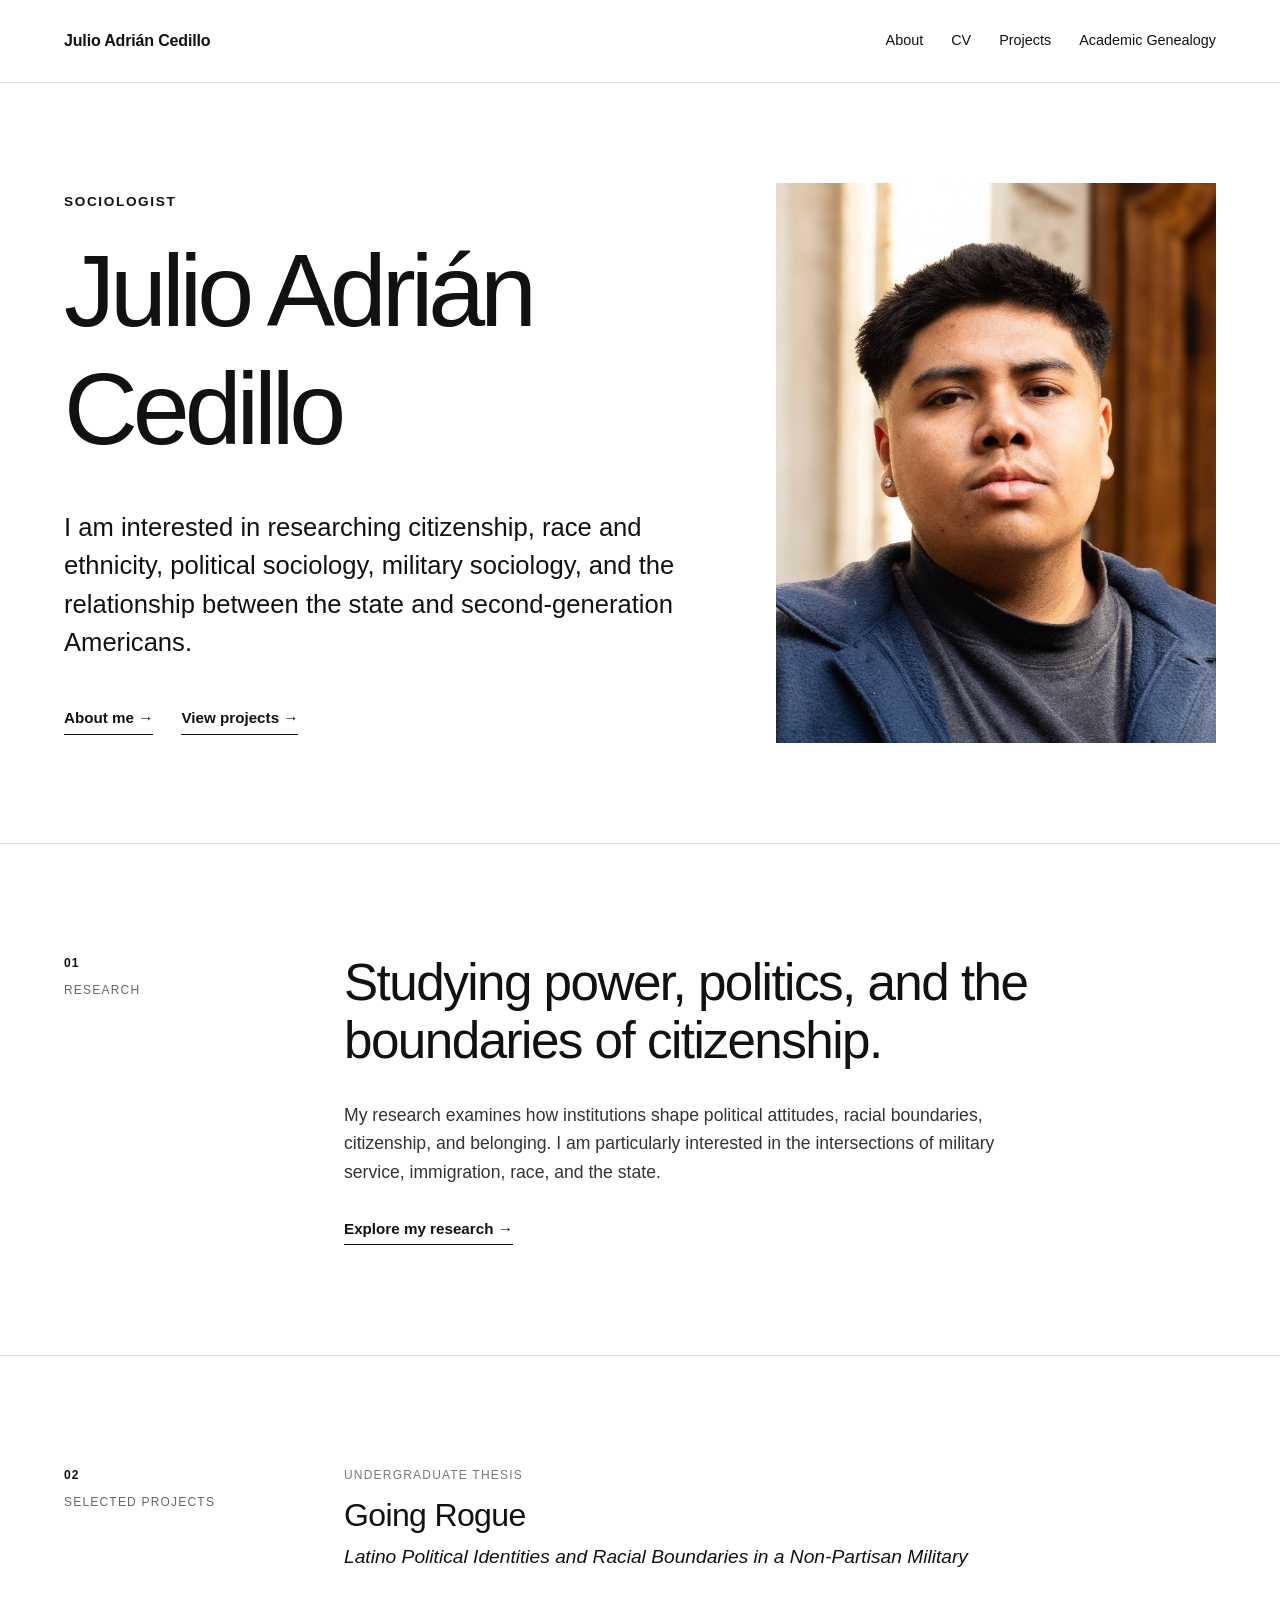
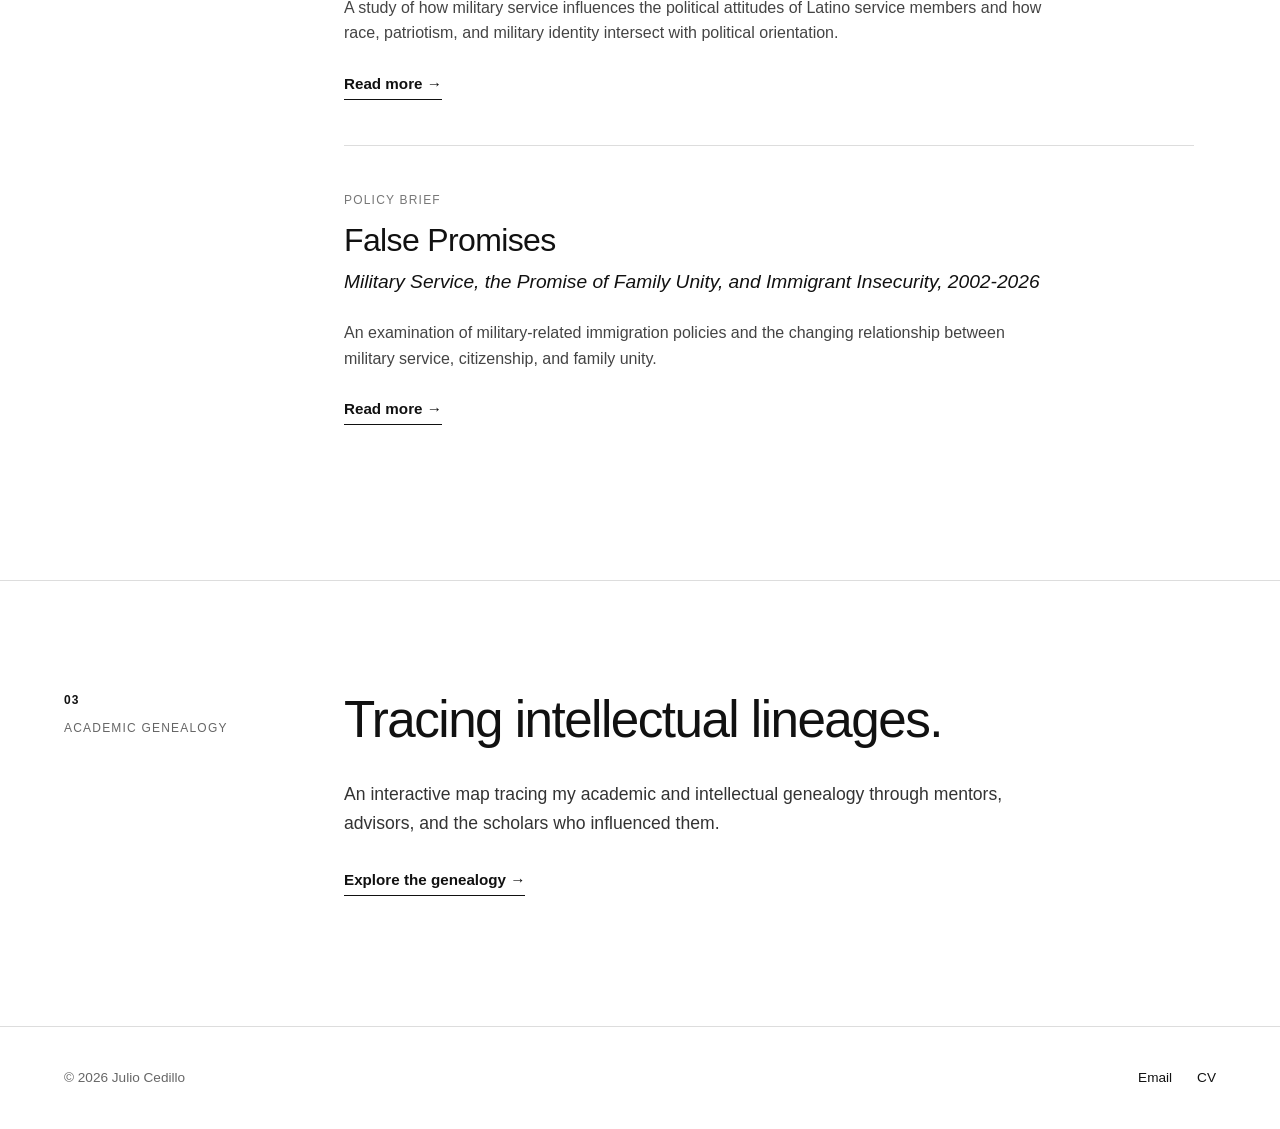
<file: index.html>
<!DOCTYPE html>
<html lang="en">

<head>
    <meta charset="UTF-8">
    <meta name="viewport" content="width=device-width, initial-scale=1.0">

    <title>Julio Adrián Cedillo</title>

    <link rel="stylesheet" href="css/style.css">
</head>


<body>


    <!-- Navigation -->
    <header class="site-header">

        <nav class="navbar">

            <a
                href="index.html"
                class="site-name"
            >
                Julio Adrián Cedillo
            </a>


            <div class="nav-links">

                <a href="about.html">
                    About
                </a>

                <a href="cv.html">
                    CV
                </a>

                <a href="projects.html">
                    Projects
                </a>

                <a href="genealogy.html">
                    Academic Genealogy
                </a>

            </div>

        </nav>

    </header>



    <!-- Main Content -->
    <main>


        <!-- =========================================
             Introduction
             ========================================= -->

        <section class="hero">


            <!-- Text -->

            <div class="hero-content">

                <p class="eyebrow">
                    Sociologist
                </p>


                <h1>
                    Julio Adrián Cedillo
                </h1>


                <p class="intro">
                    I am interested in researching citizenship,
                    race and ethnicity, political sociology,
                    military sociology, and the relationship
                    between the state and second-generation
                    Americans.
                </p>


                <div class="hero-links">

                    <a href="about.html">
                        About me →
                    </a>

                    <a href="projects.html">
                        View projects →
                    </a>

                </div>

            </div>



            <!-- Photo -->

            <div class="hero-image">

                <img
                    src="images/julio.jpeg"
                    alt="Julio Adrián Cedillo"
                >

            </div>


        </section>



        <!-- =========================================
             Research
             ========================================= -->

        <section class="home-section">

            <div class="section-label">

                <span>
                    01
                </span>

                <span>
                    Research
                </span>

            </div>


            <div class="section-content">

                <h2>
                    Studying power, politics, and the
                    boundaries of citizenship.
                </h2>


                <p>
                    My research examines how institutions
                    shape political attitudes, racial
                    boundaries, citizenship, and belonging.
                    I am particularly interested in the
                    intersections of military service,
                    immigration, race, and the state.
                </p>


                <a
                    href="projects.html"
                    class="text-link"
                >
                    Explore my research →
                </a>

            </div>

        </section>



        <!-- =========================================
             Featured Projects
             ========================================= -->

        <section class="home-section">

            <div class="section-label">

                <span>
                    02
                </span>

                <span>
                    Selected Projects
                </span>

            </div>


            <div class="section-content">


                <!-- Project 1 -->

                <article class="project-preview">

                    <p class="project-type">
                        Undergraduate Thesis
                    </p>


                    <h3>
                        Going Rogue
                    </h3>


                    <p class="project-title">
                        Latino Political Identities and
                        Racial Boundaries in a Non-Partisan
                        Military
                    </p>


                    <p>
                        A study of how military service
                        influences the political attitudes
                        of Latino service members and how
                        race, patriotism, and military
                        identity intersect with political
                        orientation.
                    </p>


                    <a
                        href="projects.html"
                        class="text-link"
                    >
                        Read more →
                    </a>

                </article>



                <!-- Project 2 -->

                <article class="project-preview">

                    <p class="project-type">
                        Policy Brief
                    </p>


                    <h3>
                        False Promises
                    </h3>


                    <p class="project-title">
                        Military Service, the Promise of
                        Family Unity, and Immigrant
                        Insecurity, 2002-2026
                    </p>


                    <p>
                        An examination of military-related
                        immigration policies and the changing
                        relationship between military service,
                        citizenship, and family unity.
                    </p>


                    <a
                        href="projects.html"
                        class="text-link"
                    >
                        Read more →
                    </a>

                </article>


            </div>

        </section>



        <!-- =========================================
             Academic Genealogy
             ========================================= -->

        <section class="home-section">

            <div class="section-label">

                <span>
                    03
                </span>

                <span>
                    Academic Genealogy
                </span>

            </div>


            <div class="section-content">

                <h2>
                    Tracing intellectual lineages.
                </h2>


                <p>
                    An interactive map tracing my academic
                    and intellectual genealogy through
                    mentors, advisors, and the scholars
                    who influenced them.
                </p>


                <a
                    href="genealogy.html"
                    class="text-link"
                >
                    Explore the genealogy →
                </a>

            </div>

        </section>



        <!-- =========================================
             Footer
             ========================================= -->

        <footer class="site-footer">


            <div>
                © 2026 Julio Cedillo
            </div>


            <div class="footer-links">

                <a
                    href="mailto:julio.cedillo@berkeley.edu"
                >
                    Email
                </a>


                <a href="cv.html">
                    CV
                </a>

            </div>


        </footer>


    </main>


</body>

</html>
</file>
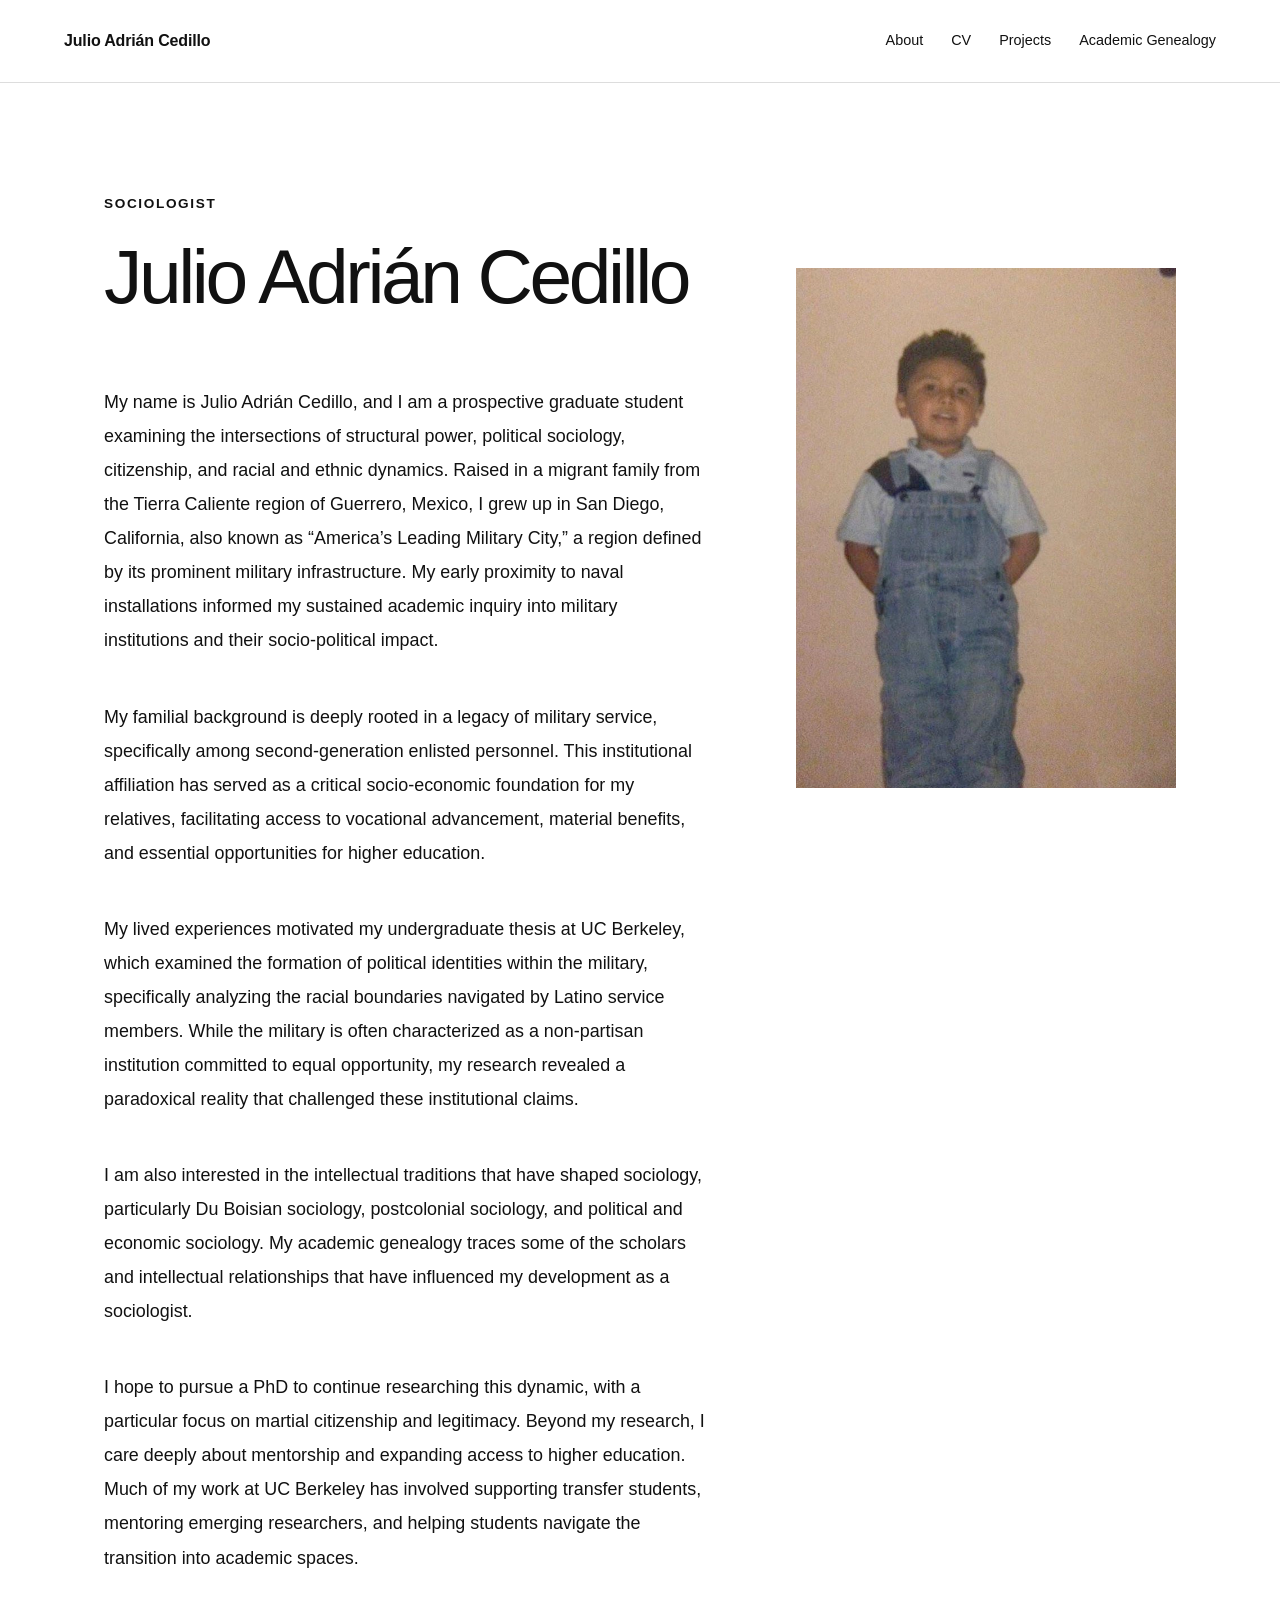
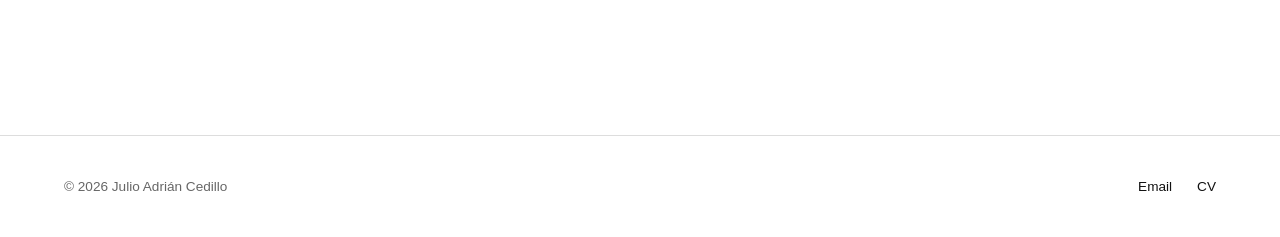
<file: about.html>
<!DOCTYPE html>
<html lang="en">
<head>
    <meta charset="UTF-8">
    <meta name="viewport" content="width=device-width, initial-scale=1.0">

    <title>About — Julio Adrián Cedillo</title>

    <link rel="stylesheet" href="css/style.css">
</head>

<body>

<header class="site-header">
    <nav class="navbar">
        <a href="index.html" class="site-name">
            Julio Adrián Cedillo
        </a>

        <div class="nav-links">
            <a href="about.html">About</a>
            <a href="cv.html">CV</a>
            <a href="projects.html">Projects</a>
            <a href="genealogy.html">Academic Genealogy</a>
        </div>
    </nav>
</header>


<main>

    <section class="bio-page">

        <div class="bio-content">

            <p class="eyebrow">Sociologist</p>

            <h1>Julio Adrián Cedillo</h1>

            <div class="bio-text">

                <p>
                    My name is Julio Adrián Cedillo, and I am a prospective graduate
                    student examining the intersections of structural power, political
                    sociology, citizenship, and racial and ethnic dynamics. Raised in
                    a migrant family from the Tierra Caliente region of Guerrero, Mexico,
                    I grew up in San Diego, California, also known as “America’s Leading
                    Military City,” a region defined by its prominent military infrastructure.
                    My early proximity to naval installations informed my sustained academic
                    inquiry into military institutions and their socio-political impact.
                </p>

                <p>
                    My familial background is deeply rooted in a legacy of military service,
                    specifically among second-generation enlisted personnel. This institutional
                    affiliation has served as a critical socio-economic foundation for my relatives,
                    facilitating access to vocational advancement, material benefits, and essential
                    opportunities for higher education.
                </p>

                <p>
                    My lived experiences motivated my undergraduate thesis at UC Berkeley,
                    which examined the formation of political identities within the military,
                    specifically analyzing the racial boundaries navigated by Latino service members.
                    While the military is often characterized as a non-partisan institution committed
                    to equal opportunity, my research revealed a paradoxical reality that challenged
                    these institutional claims.
                </p>

                <p>
                    I am also interested in the intellectual traditions that have shaped sociology,
                    particularly Du Boisian sociology, postcolonial sociology, and political and
                    economic sociology. My academic genealogy traces some of the scholars and
                    intellectual relationships that have influenced my development as a sociologist.
                </p>

                <p>
                    I hope to pursue a PhD to continue researching this dynamic, with a particular
                    focus on martial citizenship and legitimacy. Beyond my research, I care deeply
                    about mentorship and expanding access to higher education. Much of my work at
                    UC Berkeley has involved supporting transfer students, mentoring emerging
                    researchers, and helping students navigate the transition into academic spaces.
                </p>

            </div>

        </div>


        <div class="bio-image">
            <img
                src="images/IMG_8653.jpeg"
                alt="Julio Adrián Cedillo"
            >
        </div>

    </section>


    <footer class="site-footer">

        <div>© 2026 Julio Adrián Cedillo</div>

        <div class="footer-links">
            <a href="mailto:julio.cedillo@berkeley.edu">Email</a>
            <a href="cv.html">CV</a>
        </div>

    </footer>

</main>

</body>
</html>
</file>
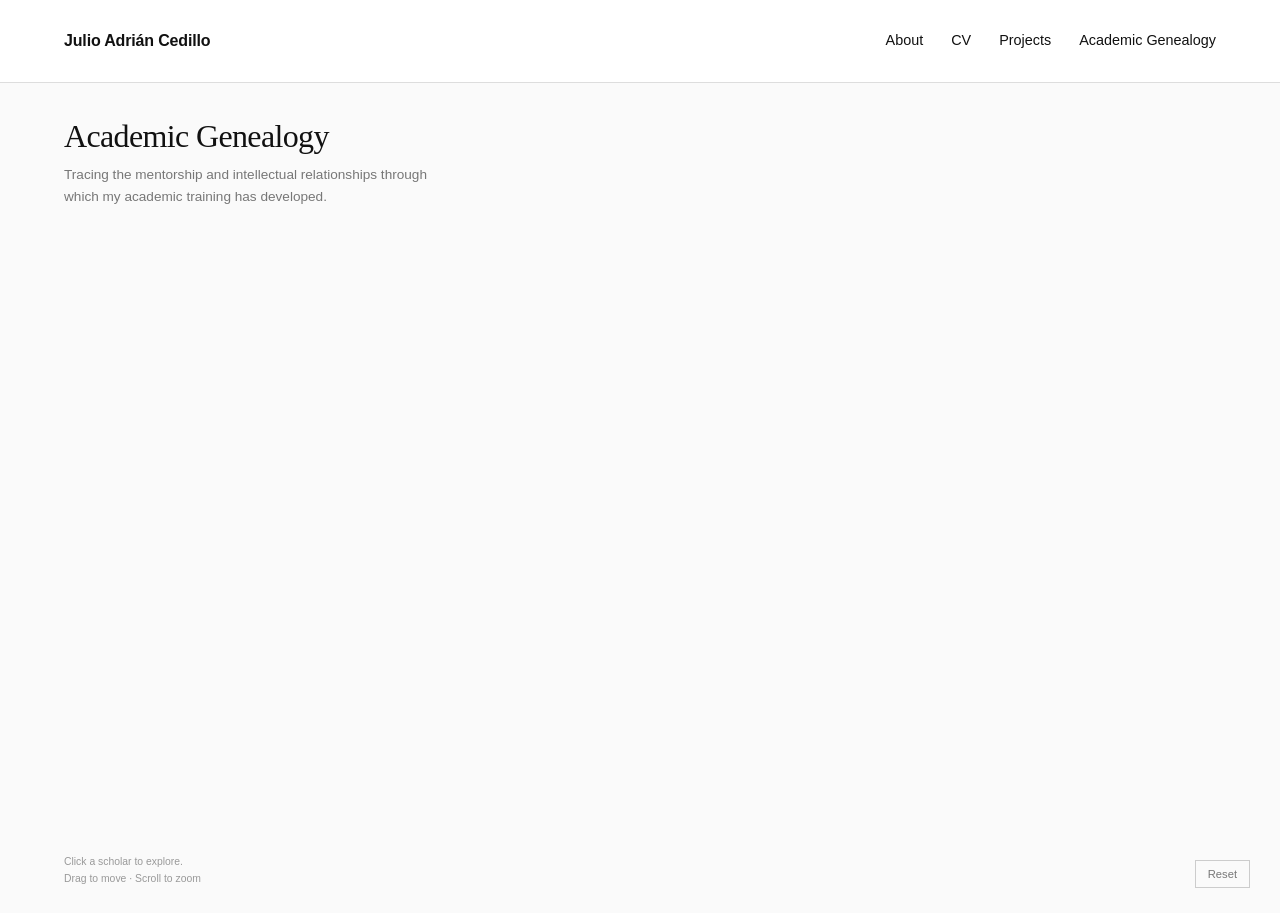
<file: genealogy.html>
<!DOCTYPE html>
<html lang="en">

<head>

    <meta charset="UTF-8">

    <meta
        name="viewport"
        content="width=device-width, initial-scale=1.0"
    >

    <title>Academic Genealogy — Julio Adrián Cedillo</title>

    <!-- Main website stylesheet -->
    <link
        rel="stylesheet"
        href="css/style.css"
    >

    <!-- Genealogy-specific stylesheet -->
    <link
        rel="stylesheet"
        href="css/genealogy.css"
    >

</head>


<body>


    <!-- =========================================
         Navigation
         ========================================= -->

    <header class="site-header">

        <nav class="navbar">

            <a
                href="index.html"
                class="site-name"
            >
                Julio Adrián Cedillo
            </a>


            <div class="nav-links">

                <a href="about.html">
                    About
                </a>

                <a href="cv.html">
                    CV
                </a>

                <a href="projects.html">
                    Projects
                </a>

                <a
                    href="genealogy.html"
                    class="active"
                >
                    Academic Genealogy
                </a>

            </div>

        </nav>

    </header>



    <!-- =========================================
         Main Genealogy Content
         ========================================= -->

    <main class="genealogy-page">


        <!-- Page Introduction -->

        <section class="genealogy-intro">

            <h1>
                Academic Genealogy
            </h1>

            <p>
                Tracing the mentorship and intellectual
                relationships through which my academic
                training has developed.
            </p>

        </section>



        <!-- =========================================
             Interactive Network
             D3.js generates the network here
             ========================================= -->

        <section
            id="genealogyNetwork"
            aria-label="Interactive academic genealogy"
        >
        </section>



        <!-- =========================================
             Scholar Information Panel
             ========================================= -->

        <aside
            id="personPanel"
            aria-hidden="true"
        >
        </aside>



        <!-- =========================================
             Instructions
             ========================================= -->

        <div class="genealogy-instructions">

            Click a scholar to explore.<br>

            Drag to move · Scroll to zoom

        </div>



        <!-- =========================================
             Reset Button
             ========================================= -->

        <button
            id="resetGenealogy"
            type="button"
            class="genealogy-reset"
        >
            Reset
        </button>


    </main>



    <!-- =========================================
         D3.js Library
         ========================================= -->

    <script
        src="https://d3js.org/d3.v7.min.js">
    </script>



    <!-- =========================================
         Genealogy JavaScript
         ========================================= -->

    <script
        src="js/genealogy.js">
    </script>


</body>

</html>
</file>
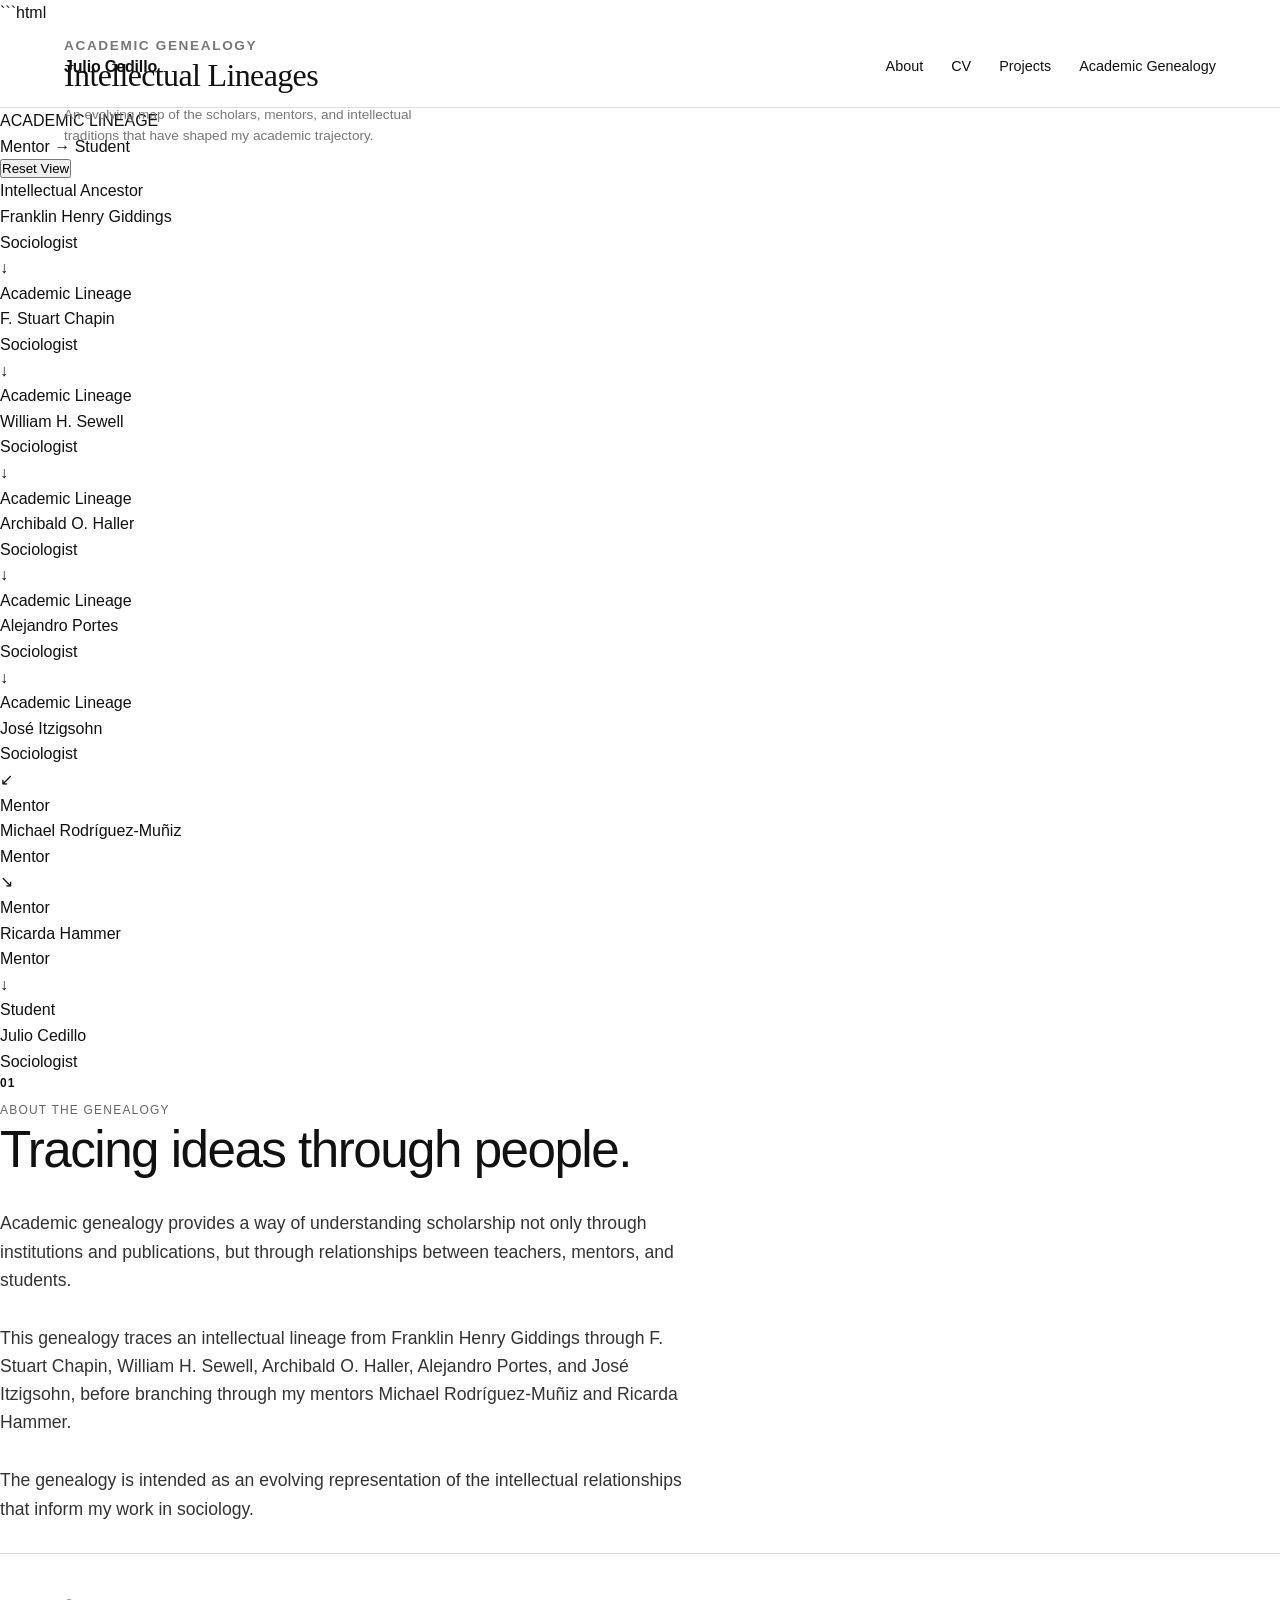
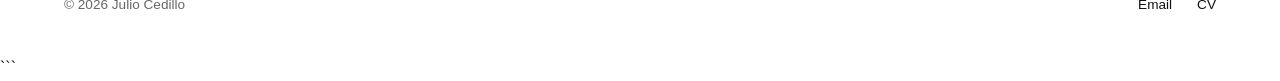
<file: geneology.html>
```html
<!DOCTYPE html>
<html lang="en">

<head>
    <meta charset="UTF-8">
    <meta name="viewport" content="width=device-width, initial-scale=1.0">

    <title>Academic Genealogy — Julio Cedillo</title>

    <!-- Main website CSS -->
    <link rel="stylesheet" href="css/style.css">

    <!-- Genealogy-specific CSS -->
    <link rel="stylesheet" href="css/genealogy.css">
</head>


<body>

    <!-- =========================================
         Navigation
         ========================================= -->

    <header class="site-header">

        <nav class="navbar">

            <a href="index.html" class="site-name">
                Julio Cedillo
            </a>

            <div class="nav-links">

                <a href="about.html">
                    About
                </a>

                <a href="cv.html">
                    CV
                </a>

                <a href="projects.html">
                    Projects
                </a>

                <a href="genealogy.html">
                    Academic Genealogy
                </a>

            </div>

        </nav>

    </header>



    <!-- =========================================
         Main Content
         ========================================= -->

    <main>


        <!-- =====================================
             Page Introduction
             ===================================== -->

        <section class="genealogy-intro">

            <p class="eyebrow">
                Academic Genealogy
            </p>

            <h1>
                Intellectual Lineages
            </h1>

            <p class="genealogy-description">
                An evolving map of the scholars, mentors, and intellectual
                traditions that have shaped my academic trajectory.
            </p>

        </section>



        <!-- =====================================
             Genealogy Visualization
             ===================================== -->

        <section class="genealogy-container">


            <!-- Visualization Header -->

            <div class="genealogy-header">

                <div>

                    <span class="genealogy-label">
                        ACADEMIC LINEAGE
                    </span>

                    <p>
                        Mentor → Student
                    </p>

                </div>


                <button
                    class="reset-button"
                    onclick="resetGenealogy()">

                    Reset View

                </button>

            </div>



            <!-- =================================
                 Genealogy Tree
                 ================================= -->

            <div class="genealogy-tree">


                <!-- Giddings -->

                <div class="generation">

                    <div class="generation-label">
                        Intellectual Ancestor
                    </div>

                    <div
                        class="person-node"
                        data-person="giddings">

                        <div class="node-name">
                            Franklin Henry Giddings
                        </div>

                        <div class="node-info">
                            Sociologist
                        </div>

                    </div>

                </div>


                <!-- Connection -->

                <div class="connection">
                    ↓
                </div>



                <!-- Chapin -->

                <div class="generation">

                    <div class="generation-label">
                        Academic Lineage
                    </div>

                    <div
                        class="person-node"
                        data-person="chapin">

                        <div class="node-name">
                            F. Stuart Chapin
                        </div>

                        <div class="node-info">
                            Sociologist
                        </div>

                    </div>

                </div>


                <div class="connection">
                    ↓
                </div>



                <!-- Sewell -->

                <div class="generation">

                    <div class="generation-label">
                        Academic Lineage
                    </div>

                    <div
                        class="person-node"
                        data-person="sewell">

                        <div class="node-name">
                            William H. Sewell
                        </div>

                        <div class="node-info">
                            Sociologist
                        </div>

                    </div>

                </div>


                <div class="connection">
                    ↓
                </div>



                <!-- Haller -->

                <div class="generation">

                    <div class="generation-label">
                        Academic Lineage
                    </div>

                    <div
                        class="person-node"
                        data-person="haller">

                        <div class="node-name">
                            Archibald O. Haller
                        </div>

                        <div class="node-info">
                            Sociologist
                        </div>

                    </div>

                </div>


                <div class="connection">
                    ↓
                </div>



                <!-- Portes -->

                <div class="generation">

                    <div class="generation-label">
                        Academic Lineage
                    </div>

                    <div
                        class="person-node"
                        data-person="portes">

                        <div class="node-name">
                            Alejandro Portes
                        </div>

                        <div class="node-info">
                            Sociologist
                        </div>

                    </div>

                </div>


                <div class="connection">
                    ↓
                </div>



                <!-- Itzigsohn -->

                <div class="generation">

                    <div class="generation-label">
                        Academic Lineage
                    </div>

                    <div
                        class="person-node"
                        data-person="itzigsohn">

                        <div class="node-name">
                            José Itzigsohn
                        </div>

                        <div class="node-info">
                            Sociologist
                        </div>

                    </div>

                </div>



                <!-- =================================
                     Branching Mentors
                     ================================= -->

                <div class="mentor-branch">


                    <!-- Michael -->

                    <div class="mentor-column">

                        <div class="connection">
                            ↙
                        </div>

                        <div class="generation-label">
                            Mentor
                        </div>

                        <div
                            class="person-node"
                            data-person="rodriguez-muniz">

                            <div class="node-name">
                                Michael Rodríguez-Muñiz
                            </div>

                            <div class="node-info">
                                Mentor
                            </div>

                        </div>

                    </div>



                    <!-- Ricarda -->

                    <div class="mentor-column">

                        <div class="connection">
                            ↘
                        </div>

                        <div class="generation-label">
                            Mentor
                        </div>

                        <div
                            class="person-node"
                            data-person="hammer">

                            <div class="node-name">
                                Ricarda Hammer
                            </div>

                            <div class="node-info">
                                Mentor
                            </div>

                        </div>

                    </div>

                </div>



                <!-- =================================
                     Julio
                     ================================= -->

                <div class="julio-connection">

                    ↓

                </div>


                <div class="generation">

                    <div class="generation-label">
                        Student
                    </div>

                    <div
                        class="person-node current-person"
                        data-person="julio">

                        <div class="node-name">
                            Julio Cedillo
                        </div>

                        <div class="node-info">
                            Sociologist
                        </div>

                    </div>

                </div>


            </div>


            <!-- =================================
                 Information Panel
                 ================================= -->

            <aside
                class="person-panel"
                id="personPanel">

                <!-- JavaScript inserts information here -->

            </aside>


        </section>



        <!-- =====================================
             About the Genealogy
             ===================================== -->

        <section class="genealogy-notes">


            <div class="section-label">

                <span>
                    01
                </span>

                <span>
                    About the Genealogy
                </span>

            </div>


            <div class="section-content">

                <h2>
                    Tracing ideas through people.
                </h2>


                <p>
                    Academic genealogy provides a way of understanding
                    scholarship not only through institutions and
                    publications, but through relationships between
                    teachers, mentors, and students.
                </p>


                <p>
                    This genealogy traces an intellectual lineage from
                    Franklin Henry Giddings through F. Stuart Chapin,
                    William H. Sewell, Archibald O. Haller, Alejandro Portes,
                    and José Itzigsohn, before branching through my mentors
                    Michael Rodríguez-Muñiz and Ricarda Hammer.
                </p>


                <p>
                    The genealogy is intended as an evolving representation
                    of the intellectual relationships that inform my work
                    in sociology.
                </p>

            </div>

        </section>



        <!-- =====================================
             Footer
             ===================================== -->

        <footer class="site-footer">

            <div>
                © 2026 Julio Cedillo
            </div>


            <div class="footer-links">

                <a href="mailto:your-email@example.com">
                    Email
                </a>

                <a href="cv.html">
                    CV
                </a>

            </div>

        </footer>


    </main>



    <!-- =========================================
         JavaScript
         ========================================= -->

    <script src="js/genealogy.js"></script>

</body>

</html>
```
</file>
<file: css/style.css>
/* ---------- Base ---------- */

* {
    margin: 0;
    padding: 0;
    box-sizing: border-box;
}

html {
    scroll-behavior: smooth;
}

body {
    background: #ffffff;
    color: #111111;
    font-family: Arial, Helvetica, sans-serif;
    line-height: 1.6;
    font-size: 16px;
}


/* ---------- Typography ---------- */

h1,
h2,
h3 {
    font-weight: 400;
    line-height: 1.15;
}

h1 {
    font-size: clamp(3.5rem, 8vw, 7rem);
    letter-spacing: -0.05em;
}

h2 {
    font-size: clamp(2rem, 4vw, 3.5rem);
    letter-spacing: -0.03em;
}

h3 {
    font-size: 2rem;
    letter-spacing: -0.02em;
}

p {
    max-width: 700px;
}

a {
    color: inherit;
    text-decoration: none;
}


/* =========================================
   Navigation
   ========================================= */

.site-header {
    width: 100%;
    border-bottom: 1px solid #dddddd;
}

.navbar {
    max-width: 1400px;
    margin: 0 auto;

    padding: 28px 5vw;

    display: flex;
    align-items: center;
    justify-content: space-between;

    gap: 40px;
}

.site-name {
    font-size: 1rem;
    font-weight: 600;
    letter-spacing: -0.01em;
}

.nav-links {
    display: flex;
    align-items: center;
    gap: 28px;
}

.nav-links a {
    font-size: 0.9rem;

    transition: opacity 0.2s ease;
}

.nav-links a:hover {
    opacity: 0.45;
}


/* =========================================
   Main
   ========================================= */

main {
    max-width: 1400px;
    margin: 0 auto;
}


/* =========================================
   Hero
   ========================================= */

.hero {
    min-height: 75vh;

    display: flex;
    align-items: center;
    justify-content: space-between;

    gap: 80px;

    padding: 100px 5vw;
}

.hero-content {
    max-width: 1000px;
    flex: 1;
}


/* ---------- Eyebrow ---------- */

.eyebrow {
    margin-bottom: 20px;

    font-size: 0.85rem;
    font-weight: 600;

    text-transform: uppercase;
    letter-spacing: 0.12em;
}


/* ---------- Introduction ---------- */

.intro {
    max-width: 720px;

    margin-top: 40px;

    font-size: clamp(1.25rem, 2vw, 1.6rem);

    line-height: 1.5;
}


/* ---------- Hero Links ---------- */

.hero-links {
    display: flex;

    gap: 28px;

    margin-top: 45px;
}

.hero-links a,
.text-link {
    display: inline-block;

    font-size: 0.95rem;
    font-weight: 600;

    border-bottom: 1px solid #111111;

    padding-bottom: 3px;

    transition:
        opacity 0.2s ease,
        border-color 0.2s ease;
}

.hero-links a:hover,
.text-link:hover {
    opacity: 0.5;

    border-color: transparent;
}


/* =========================================
   Hero Image
   ========================================= */

.hero-image {
    width: 440px;
    height: 560px;

    flex-shrink: 0;
}

.hero-image img {
    display: block;

    width: 100%;
    height: 100%;

    object-fit: cover;
}


/* =========================================
   Sections
   ========================================= */

.home-section {
    display: grid;

    grid-template-columns: 220px 1fr;

    gap: 60px;

    padding: 110px 5vw;

    border-top: 1px solid #dddddd;
}

.section-label {
    display: flex;

    flex-direction: column;

    gap: 8px;

    font-size: 0.75rem;

    text-transform: uppercase;
    letter-spacing: 0.1em;

    color: #666666;
}

.section-label span:first-child {
    color: #111111;

    font-weight: 600;
}

.section-content {
    max-width: 850px;
}

.section-content h2 {
    margin-bottom: 30px;
}

.section-content > p {
    margin-bottom: 30px;

    font-size: 1.1rem;

    color: #333333;
}


/* =========================================
   Projects
   ========================================= */

.project-preview {
    padding: 45px 0;

    border-top: 1px solid #dddddd;
}

.project-preview:first-child {
    padding-top: 0;

    border-top: none;
}

.project-type {
    margin-bottom: 12px;

    font-size: 0.75rem;

    text-transform: uppercase;
    letter-spacing: 0.1em;

    color: #777777;
}

.project-preview h3 {
    margin-bottom: 8px;
}

.project-title {
    margin-bottom: 22px;

    font-size: 1.2rem;

    font-style: italic;
}

.project-preview > p:not(.project-type):not(.project-title) {
    margin-bottom: 25px;

    color: #444444;
}


/* =========================================
   Footer
   ========================================= */

.site-footer {
    margin-top: 20px;

    padding: 40px 5vw;

    border-top: 1px solid #dddddd;

    display: flex;

    justify-content: space-between;
    align-items: center;

    font-size: 0.85rem;

    color: #666666;
}

.footer-links {
    display: flex;

    gap: 25px;
}

.footer-links a {
    color: #111111;
}

.footer-links a:hover {
    opacity: 0.5;
}


/* =========================================
   Tablet
   ========================================= */

@media (max-width: 900px) {

    .hero {
        gap: 50px;
    }

    .hero-image {
        width: 360px;
        height: 460px;
    }

}


/* =========================================
   Mobile
   ========================================= */

@media (max-width: 800px) {

    .navbar {
        align-items: flex-start;

        flex-direction: column;

        padding: 24px 6vw;

        gap: 20px;
    }


    .nav-links {
        flex-wrap: wrap;

        gap: 16px 22px;
    }


    .hero {
        min-height: 65vh;

        flex-direction: column;

        align-items: flex-start;

        padding: 80px 6vw;

        gap: 50px;
    }


    .hero-content {
        width: 100%;
    }


    .intro {
        margin-top: 30px;
    }


    .hero-links {
        flex-direction: column;

        align-items: flex-start;

        gap: 18px;

        margin-top: 35px;
    }


    .hero-image {
        width: 100%;

        max-width: 440px;

        height: 560px;
    }


    .home-section {
        grid-template-columns: 1fr;

        gap: 35px;

        padding: 75px 6vw;
    }


    .section-label {
        flex-direction: row;

        gap: 15px;
    }


    .section-content h2 {
        margin-bottom: 25px;
    }


    .project-preview {
        padding: 35px 0;
    }


    .site-footer {
        padding: 35px 6vw;

        flex-direction: column;

        align-items: flex-start;

        gap: 20px;
    }

}


/* =========================================
   Small Screens
   ========================================= */

@media (max-width: 500px) {

    body {
        font-size: 15px;
    }


    h1 {
        font-size: 3.5rem;
    }


    h3 {
        font-size: 1.7rem;
    }


    .navbar {
        padding-top: 20px;

        padding-bottom: 20px;
    }


    .hero {
        padding-top: 65px;

        padding-bottom: 65px;
    }


    .hero-image {
        width: 100%;

        height: 450px;
    }


    .home-section {
        padding-top: 60px;

        padding-bottom: 60px;
    }

}

/* =========================
   ABOUT / BIO PAGE
   ========================= */

.bio-page {
    max-width: 1200px;
    margin: 0 auto;
    padding: 110px 5vw 140px;

    display: grid;
    grid-template-columns: minmax(0, 1fr) 380px;
    gap: 90px;
    align-items: start;
}

.bio-content {
    min-width: 0;
}

.bio-page .eyebrow {
    margin-bottom: 24px;
}

.bio-page h1 {
    font-size: clamp(3.5rem, 6vw, 5.5rem);
    font-weight: 400;
    letter-spacing: -0.045em;
    line-height: 1;
    margin: 0 0 70px;
}

.bio-text {
    max-width: 760px;
}

.bio-text p {
    font-size: 1.12rem;
    line-height: 1.9;
    margin: 0 0 42px;
}

.bio-text p:last-child {
    margin-bottom: 0;
}


/* =========================
   ABOUT IMAGE
   ========================= */

.bio-image {
    width: 100%;
    margin-top: 75px;
}

.bio-image img {
    display: block;
    width: 100%;
    height: 520px;
    object-fit: cover;
}


/* =========================
   MOBILE
   ========================= */

@media (max-width: 900px) {

    .bio-page {
        grid-template-columns: 1fr;
        gap: 60px;
        padding: 80px 6vw 100px;
    }

    .bio-image {
        width: 100%;
        max-width: 500px;
        margin: 0 auto;
        order: -1;
    }

    .bio-image img {
        height: 600px;
    }

    .bio-page h1 {
        font-size: clamp(3rem, 12vw, 4.5rem);
        margin-bottom: 55px;
    }

    .bio-text {
        max-width: 100%;
    }

    .bio-text p {
        font-size: 1.05rem;
        line-height: 1.85;
        margin-bottom: 35px;
    }
}
</file>
<file: css/genealogy.css>
/* =========================================
   Page
   ========================================= */

.genealogy-page {
    position: relative;

    width: 100%;
    height: calc(100vh - 70px);

    overflow: hidden;

    background: #fafafa;
}


/* =========================================
   Introduction
   ========================================= */

.genealogy-intro {
    position: absolute;

    top: 35px;
    left: 5vw;

    z-index: 10;

    max-width: 430px;

    pointer-events: none;
}

.genealogy-intro h1 {
    margin: 0 0 10px;

    font-family:
        Georgia,
        "Times New Roman",
        serif;

    font-size: 2rem;
    font-weight: 400;

    letter-spacing: -0.02em;
}

.genealogy-intro p {
    margin: 0;

    max-width: 400px;

    font-size: 0.85rem;

    line-height: 1.6;

    color: #777;
}


/* =========================================
   Network
   ========================================= */

#genealogyNetwork {
    position: absolute;

    inset: 0;

    width: 100%;
    height: 100%;
}

#genealogyNetwork svg {
    display: block;

    width: 100%;
    height: 100%;
}


/* =========================================
   Connections
   ========================================= */

.genealogy-link {
    stroke: #c7c7c7;

    stroke-width: 1px;

    fill: none;

    transition:
        opacity 0.25s ease;
}


/* =========================================
   Person Nodes
   ========================================= */

.person-node {
    cursor: pointer;

    outline: none;

    transition:
        opacity 0.25s ease;
}


/* =========================================
   Node Circles
   ========================================= */

.person-circle {
    fill: #8a8a8a;

    stroke: #fafafa;

    stroke-width: 2px;

    transition:
        fill 0.2s ease,
        r 0.2s ease,
        stroke 0.2s ease;
}


/* Current scholar */

.person-node[data-person="julio"] .person-circle {
    fill: #111111;
}


/* José */

.person-node[data-person="itzigsohn"] .person-circle {
    fill: #555555;
}


/* Hover */

.person-node:hover .person-circle,
.person-node:focus .person-circle {
    fill: #111111;

    stroke: #111111;
}


/* Selected */

.person-node.selected .person-circle {
    fill: #111111;

    stroke: #111111;
}


/* =========================================
   Names
   ========================================= */

.person-label {
    font-family:
        -apple-system,
        BlinkMacSystemFont,
        "Helvetica Neue",
        Arial,
        sans-serif;

    font-size: 12px;

    font-weight: 400;

    fill: #444;

    pointer-events: none;

    opacity: 0;

    transition:
        opacity 0.2s ease;
}


/*
   Show labels for the immediate
   genealogy around you.
*/

.person-node[data-person="julio"] .person-label,
.person-node[data-person="hammer"] .person-label,
.person-node[data-person="rodriguez-muniz"] .person-label,
.person-node[data-person="itzigsohn"] .person-label {
    opacity: 1;
}


/* Hover label */

.person-node:hover .person-label,
.person-node:focus .person-label {
    opacity: 1;
}


/* =========================================
   Dimming
   ========================================= */

.person-node.dimmed {
    opacity: 0.08;
}

.genealogy-link.dimmed {
    opacity: 0.08;
}


/* =========================================
   Scholar Information Panel
   ========================================= */

#personPanel {
    position: absolute;

    top: 30px;

    right: 30px;

    width: 310px;

    padding: 25px 28px;

    background:
        rgba(255, 255, 255, 0.97);

    border: 1px solid #d8d8d8;

    box-shadow:
        0 12px 35px rgba(0, 0, 0, 0.08);

    z-index: 30;

    opacity: 0;

    visibility: hidden;

    transform:
        translateY(10px);

    transition:
        opacity 0.25s ease,
        transform 0.25s ease,
        visibility 0.25s ease;
}


/* Open panel */

#personPanel.open {
    opacity: 1;

    visibility: visible;

    transform:
        translateY(0);
}


/* =========================================
   Close
   ========================================= */

.close-panel {
    position: absolute;

    top: 10px;

    right: 13px;

    width: 25px;
    height: 25px;

    padding: 0;

    border: none;

    background: transparent;

    color: #888;

    font-size: 20px;

    line-height: 25px;

    cursor: pointer;
}

.close-panel:hover {
    color: #111;
}


/* =========================================
   Panel Typography
   ========================================= */

.panel-label {
    margin: 0 0 10px;

    font-size: 0.65rem;

    text-transform: uppercase;

    letter-spacing: 0.12em;

    color: #999;
}


#personPanel h2 {
    margin: 0 0 5px;

    font-family:
        Georgia,
        "Times New Roman",
        serif;

    font-size: 1.55rem;

    line-height: 1.2;

    font-weight: 400;
}


.panel-role {
    margin: 0 0 22px;

    font-size: 0.8rem;

    color: #777;
}


/* =========================================
   Panel Details
   ========================================= */

.panel-detail {
    padding-top: 14px;

    margin-top: 14px;

    border-top: 1px solid #eeeeee;
}


.panel-detail > span {
    display: block;

    margin-bottom: 5px;

    font-size: 0.62rem;

    text-transform: uppercase;

    letter-spacing: 0.1em;

    color: #999;
}


.panel-detail strong {
    display: block;

    font-size: 0.82rem;

    font-weight: 400;

    line-height: 1.5;

    color: #333;
}


/* =========================================
   Research Areas
   ========================================= */

.panel-areas {
    display: flex;

    flex-wrap: wrap;

    gap: 5px;

    margin-top: 7px;
}


.panel-areas span {
    padding: 4px 7px;

    border: 1px solid #dedede;

    font-size: 0.65rem;

    color: #555;

    background: #fafafa;
}


/* =========================================
   Instructions
   ========================================= */

.genealogy-instructions {
    position: absolute;

    left: 5vw;

    bottom: 25px;

    z-index: 10;

    font-size: 0.65rem;

    line-height: 1.6;

    color: #999;

    pointer-events: none;
}


/* =========================================
   Reset
   ========================================= */

.genealogy-reset {
    position: absolute;

    right: 30px;

    bottom: 25px;

    z-index: 20;

    padding: 7px 12px;

    border: 1px solid #ccc;

    background: transparent;

    color: #777;

    font-family: inherit;

    font-size: 0.7rem;

    cursor: pointer;

    transition:
        border-color 0.2s ease,
        color 0.2s ease,
        background 0.2s ease;
}


.genealogy-reset:hover {
    border-color: #111;

    background: #111;

    color: white;
}


/* =========================================
   Mobile
   ========================================= */

@media (max-width: 700px) {

    .genealogy-page {
        height: calc(100vh - 60px);
    }


    .genealogy-intro {
        top: 20px;

        left: 22px;

        right: 22px;
    }


    .genealogy-intro h1 {
        font-size: 1.55rem;
    }


    .genealogy-intro p {
        font-size: 0.75rem;

        max-width: 320px;
    }


    #personPanel {
        top: auto;

        right: 18px;

        bottom: 55px;

        left: 18px;

        width: auto;

        max-width: none;

        padding: 22px;
    }


    .genealogy-instructions {
        left: 22px;

        bottom: 18px;

        font-size: 0.6rem;
    }


    .genealogy-reset {
        right: 18px;

        bottom: 18px;

        font-size: 0.6rem;
    }


    .person-label {
        font-size: 10px;
    }

}

/* =========================
   ABOUT / BIO PAGE
   ========================= */

.bio-page {
    max-width: 1050px;
    margin: 0 auto;
    padding: 110px 5vw 130px;
}

.bio-page .eyebrow {
    margin-bottom: 24px;
}

.bio-page h1 {
    font-size: clamp(3.5rem, 6vw, 5.5rem);
    font-weight: 400;
    letter-spacing: -0.045em;
    line-height: 1;
    margin: 0 0 65px;
}

.bio-text {
    max-width: 820px;
}

.bio-text p {
    font-size: 1.12rem;
    line-height: 1.85;
    margin: 0 0 38px;
}

.bio-text p:last-child {
    margin-bottom: 0;
}


/* =========================
   BIO PAGE — MOBILE
   ========================= */

@media (max-width: 800px) {

    .bio-page {
        padding: 80px 6vw 100px;
    }

    .bio-page h1 {
        font-size: clamp(3rem, 12vw, 4.5rem);
        margin-bottom: 50px;
    }

    .bio-text {
        max-width: 100%;
    }

    .bio-text p {
        font-size: 1.05rem;
        line-height: 1.8;
        margin-bottom: 32px;
    }
}
</file>
